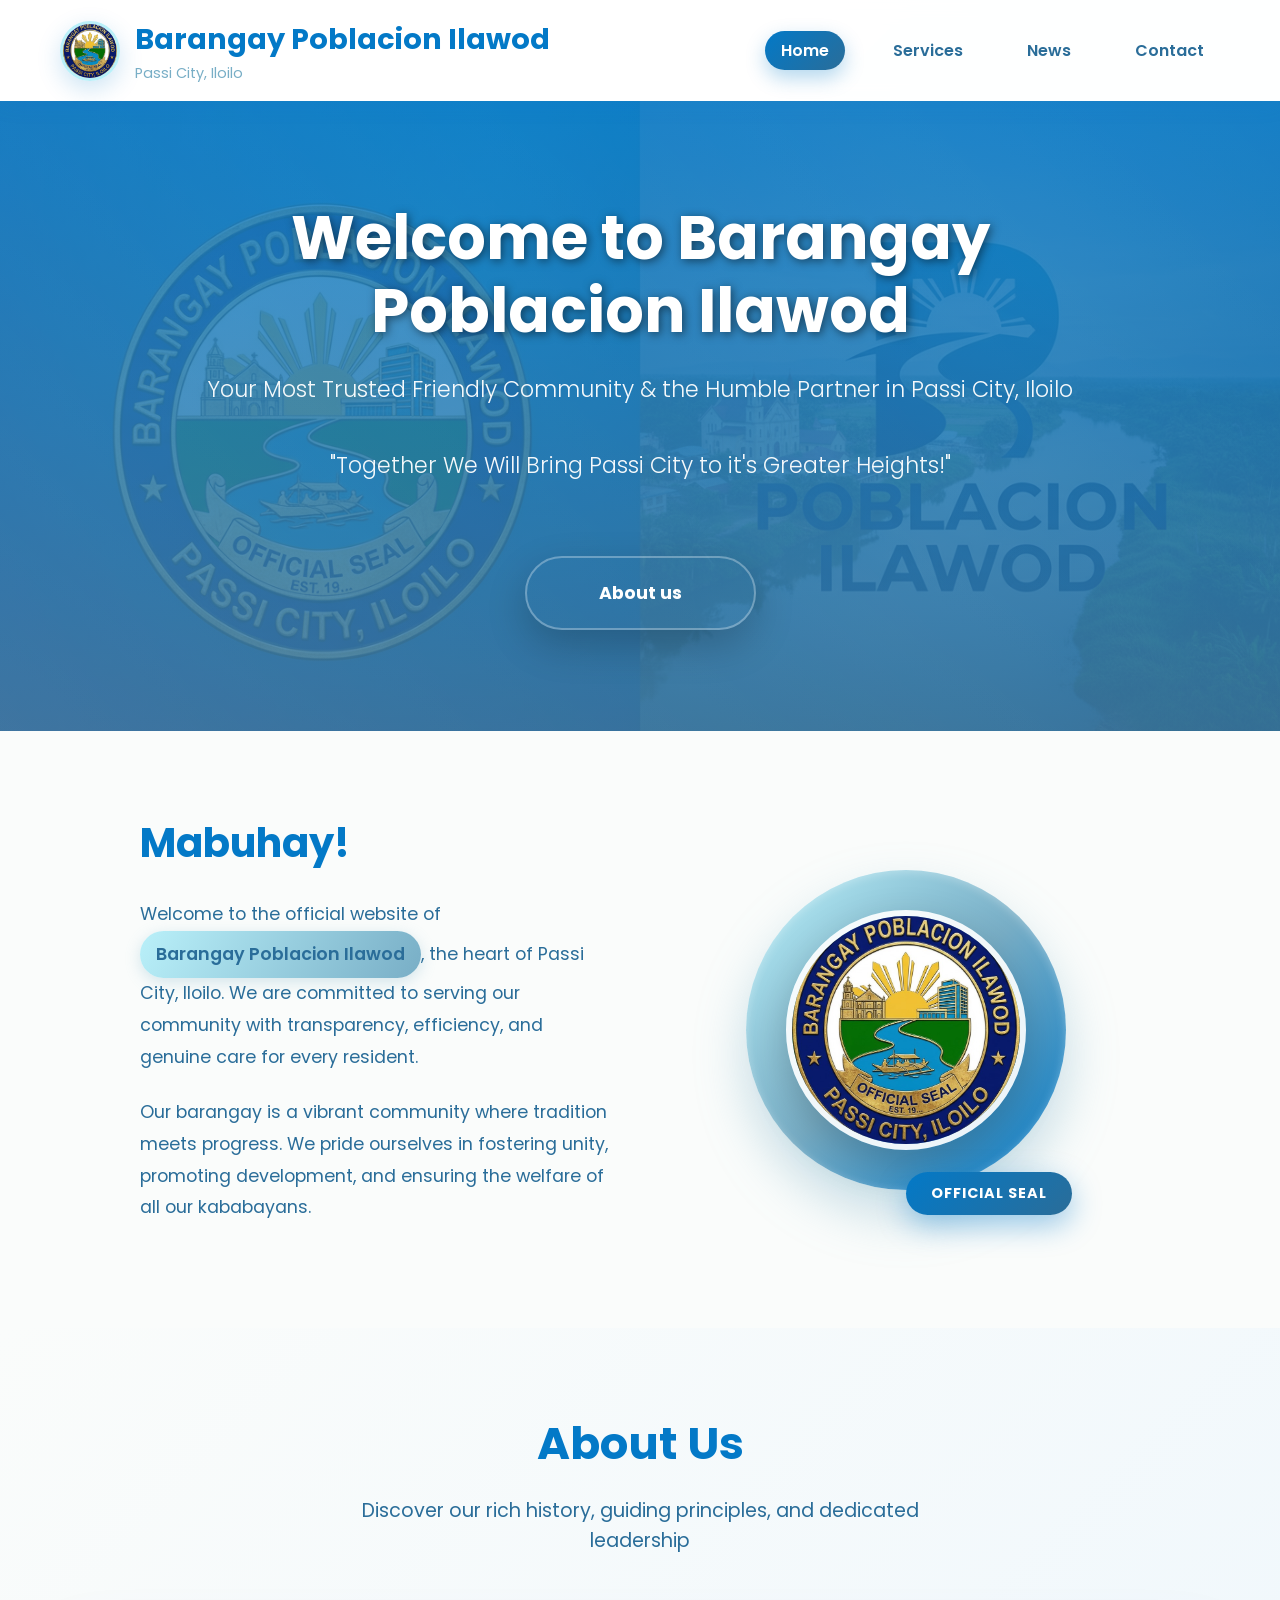
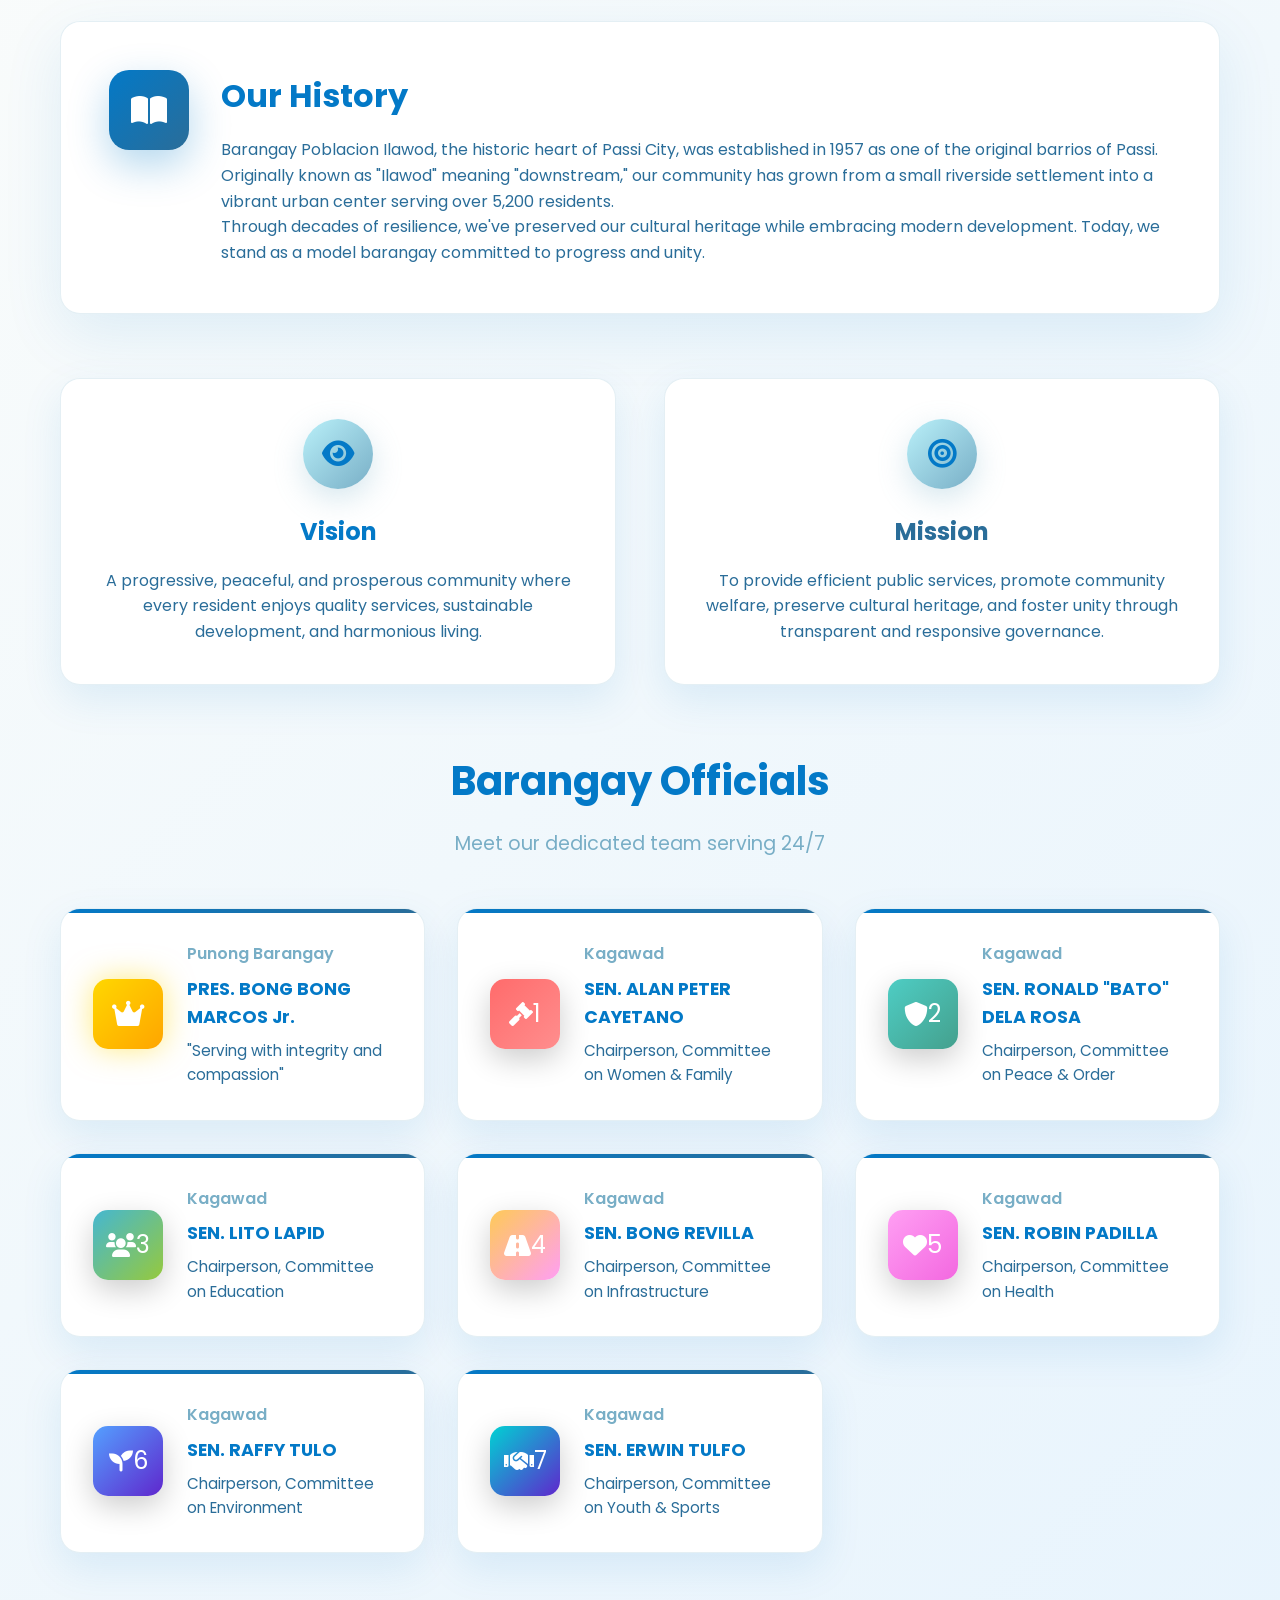
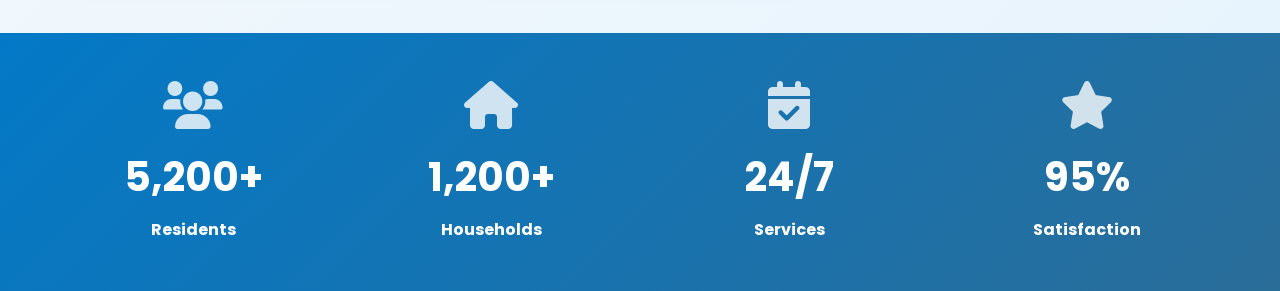
<file: Index.html>
<!DOCTYPE html>
<html lang="en">
<head>
    <meta charset="UTF-8">
    <meta name="viewport" content="width=device-width, initial-scale=1.0">
    <title>Barangay Poblacion Ilawod, Passi City Iloilo</title>
    <link href="https://fonts.googleapis.com/css2?family=Poppins:wght@300;400;600;700&display=swap" rel="stylesheet">
    <link rel="stylesheet" href="https://cdnjs.cloudflare.com/ajax/libs/font-awesome/6.0.0/css/all.min.css">
    <link rel="stylesheet" href="index.css">
</head>
<body>
    <!-- Loading Overlay -->
<div id="loading">
    <div class="spinner"></div>
</div>
    <!-- Header with Navigation -->
    <header>
        <div class="container">
            <div class="header-content">
                <div class="logo-section">
                    <!-- REPLACE THIS WITH YOUR ACTUAL LOGO -->
                    <img src="Logo1.jpg" alt="Barangay Logo" class="custom-logo">
                    <div class="logo-text">
                        <h1>Barangay Poblacion Ilawod</h1>
                        <p>Passi City, Iloilo</p>
                    </div>
                </div>
                
                <nav>
                    <ul class="nav-menu" id="navMenu">
                    <li><a href="Index.html">Home</a></li>
                        <li><a href="Services.html">Services</a></li>
                        <li><a href="News.html">News</a></li>
                        <li><a href="Contact.html">Contact</a></li>
                    </ul>
                    <div class="hamburger" id="hamburger">
                        <span></span>
                        <span></span>
                        <span></span>
                    </div>
                </nav>
            </div>
        </div>
    </header>

    <!-- Hero Banner with Background Image -->
    <section class="hero">
        <div class="container">
         <div class="hero-content fade-in-up">
    <h2>Welcome to Barangay Poblacion Ilawod</h2>
    <p>Your Most Trusted Friendly Community & the Humble Partner in Passi City, Iloilo</p>
    <p>"Together We Will Bring Passi City to it's Greater Heights!"</p>
    <a href="#about" class="cta-button secondary">About us</a>
</div>
        </div>
    </section>

    <!-- Welcome Section -->
    <section class="welcome">
        <div class="container">
            <div class="welcome-content">
                <div class="welcome-text fade-in-up">
                    <h3>Mabuhay!</h3>
                    <p>
                        Welcome to the official website of <span class="highlight">Barangay Poblacion Ilawod</span>, 
                        the heart of Passi City, Iloilo. We are committed to serving our community with 
                        transparency, efficiency, and genuine care for every resident.
                    </p>
                    <p>
                        Our barangay is a vibrant community where tradition meets progress. 
                        We pride ourselves in fostering unity, promoting development, and 
                        ensuring the welfare of all our kababayans.
                    </p>
                </div>
                <div class="seal-container">
                    <!-- PERFECTLY CENTERED CIRCULAR OFFICIAL SEAL -->
                    <div class="circular-seal fade-in-up">
                        <!-- REPLACE THIS WITH YOUR ACTUAL BARANGAY SEAL/LOGO -->
                        <img src="Logo1.jpg" alt="Barangay Seal" class="barangay-logo">
                    </div>
                    <div class="logo-label fade-in-up">Official Seal</div>
                </div>
            </div>
        </div>
    </section>
    <!-- About Us Section -->
<section id="about" class="about-section">
    <div class="container">
        <div class="section-header fade-in-up">
            <h2>About Us</h2>
            <p>Discover our rich history, guiding principles, and dedicated leadership</p>
        </div>

        <!-- History -->
        <div class="history-card fade-in-up">
            <div class="history-content">
                <div class="history-icon">
                    <i class="fas fa-book-open"></i>
                </div>
                <div>
                    <h3>Our History</h3>
                    <p>
                        Barangay Poblacion Ilawod, the historic heart of Passi City, was established in 
                        <span class="highlight">1957</span> as one of the original barrios of Passi. 
                        Originally known as "Ilawod" meaning "downstream," our community has grown from 
                        a small riverside settlement into a vibrant urban center serving over 5,200 residents.
                    </p>
                    <p>
                        Through decades of resilience, we've preserved our cultural heritage while embracing 
                        modern development. Today, we stand as a model barangay committed to progress and unity.
                    </p>
                </div>
            </div>
        </div>
       

        <!-- Vision & Mission -->
        <div class="vision-mission-grid fade-in-up">
            <div class="vision-card">
                <div class="vm-icon">
                    <i class="fas fa-eye"></i>
                </div>
                <h4>Vision</h4>
                <p>A progressive, peaceful, and prosperous community where every resident enjoys quality services, sustainable development, and harmonious living.</p>
            </div>
            <div class="mission-card">
                <div class="vm-icon">
                    <i class="fas fa-bullseye"></i>
                </div>
                <h4>Mission</h4>
                <p>To provide efficient public services, promote community welfare, preserve cultural heritage, and foster unity through transparent and responsive governance.</p>
            </div>
        </div>

        <!-- Barangay Officials -->
        <div class="officials-section fade-in-up">
            <h3>Barangay Officials</h3>
            <p class="officials-subtitle">Meet our dedicated team serving 24/7</p>
            
            <div class="officials-grid">
                <!-- Punong Barangay -->
                <div class="official-card punong-barangay">
                    <div class="official-logo">
                        <i class="fas fa-crown"></i>
                    </div>
                    <div class="official-info">
                        <h4>Punong Barangay</h4>
                        <h5>PRES. <strong>BONG BONG MARCOS Jr.</strong></h5>
                        <p>"Serving with integrity and compassion"</p>
                    </div>
                </div>

                <!-- Kagawad 1 -->
                <div class="official-card kagawad-1">
                    <div class="official-logo">
                        <i class="fas fa-gavel"></i>
                        <span>1</span>
                    </div>
                    <div class="official-info">
                        <h4>Kagawad</h4>
                        <h5>SEN. <strong>ALAN PETER CAYETANO</strong></h5>
                        <p>Chairperson, Committee on Women & Family</p>
                    </div>
                </div>

                <!-- Kagawad 2 -->
                <div class="official-card kagawad-2">
                    <div class="official-logo">
                        <i class="fas fa-shield-alt"></i>
                        <span>2</span>
                    </div>
                    <div class="official-info">
                        <h4>Kagawad</h4>
                        <h5>SEN. <strong>RONALD "BATO" DELA ROSA</strong></h5>
                        <p>Chairperson, Committee on Peace & Order</p>
                    </div>
                </div>

                <!-- Kagawad 3 -->
                <div class="official-card kagawad-3">
                    <div class="official-logo">
                        <i class="fas fa-users"></i>
                        <span>3</span>
                    </div>
                    <div class="official-info">
                        <h4>Kagawad</h4>
                        <h5>SEN. <strong>LITO LAPID</strong></h5>
                        <p>Chairperson, Committee on Education</p>
                    </div>
                </div>

                <!-- Kagawad 4 -->
                <div class="official-card kagawad-4">
                    <div class="official-logo">
                        <i class="fas fa-road"></i>
                        <span>4</span>
                    </div>
                    <div class="official-info">
                        <h4>Kagawad</h4>
                        <h5>SEN. <strong>BONG REVILLA</strong></h5>
                        <p>Chairperson, Committee on Infrastructure</p>
                    </div>
                </div>

                <!-- Kagawad 5 -->
                <div class="official-card kagawad-5">
                    <div class="official-logo">
                        <i class="fas fa-heart"></i>
                        <span>5</span>
                    </div>
                    <div class="official-info">
                        <h4>Kagawad</h4>
                        <h5>SEN. <strong>ROBIN PADILLA</strong></h5>
                        <p>Chairperson, Committee on Health</p>
                    </div>
                </div>

                <!-- Kagawad 6 -->
                <div class="official-card kagawad-6">
                    <div class="official-logo">
                        <i class="fas fa-seedling"></i>
                        <span>6</span>
                    </div>
                    <div class="official-info">
                        <h4>Kagawad</h4>
                        <h5>SEN. <strong>RAFFY TULO</strong></h5>
                        <p>Chairperson, Committee on Environment</p>
                    </div>
                </div>

                <!-- Kagawad 7 -->
                <div class="official-card kagawad-7">
                    <div class="official-logo">
                        <i class="fas fa-handshake"></i>
                        <span>7</span>
                    </div>
                    <div class="official-info">
                        <h4>Kagawad</h4>
                        <h5>SEN. <strong>ERWIN TULFO</strong></h5>
                        <p>Chairperson, Committee on Youth & Sports</p>
                    </div>
                </div>
    </div>
</section>

    <!-- Stats Section -->
    <section class="stats">
        <div class="container">
            <div class="stats-grid">
                <div class="stat-item">
                    <i class="fas fa-users"></i>
                    <span class="stat-number">5,200+</span>
                    <strong>Residents</strong>
                </div>
                <div class="stat-item">
                    <i class="fas fa-home"></i>
                    <span class="stat-number">1,200+</span>
                    <strong>Households</strong>
                </div>
                <div class="stat-item">
                    <i class="fas fa-calendar-check"></i>
                    <span class="stat-number">24/7</span>
                    <strong>Services</strong>
                </div>
                <div class="stat-item">
                    <i class="fas fa-star"></i>
                    <span class="stat-number">95%</span>
                    <strong>Satisfaction</strong>
                </div>
            </div>
        </div>
    </section>

    <script>
        // Mobile Menu Toggle
        const hamburger = document.getElementById('hamburger');
        const navMenu = document.getElementById('navMenu');

        hamburger.addEventListener('click', () => {
            navMenu.classList.toggle('active');
            hamburger.classList.toggle('active');
        });

        // Close mobile menu when clicking on a link
        document.querySelectorAll('.nav-menu a').forEach(link => {
            link.addEventListener('click', () => {
                navMenu.classList.remove('active');
                hamburger.classList.remove('active');
            });
        });
    const links = document.querySelectorAll('.nav-menu a');
    const currentPage = window.location.pathname.split("/").pop().toLowerCase();

    links.forEach(link => {
        if(link.getAttribute("href").toLowerCase() === currentPage){
            link.classList.add("active");
        }
    });

    window.addEventListener('load', () => {
        const loader = document.getElementById('loading');
        loader.style.opacity = '0';
        loader.style.transition = 'opacity 0.5s ease';
        setTimeout(() => loader.style.display = 'none', 500);
    });


    </script>
</body>
</html>
</file>
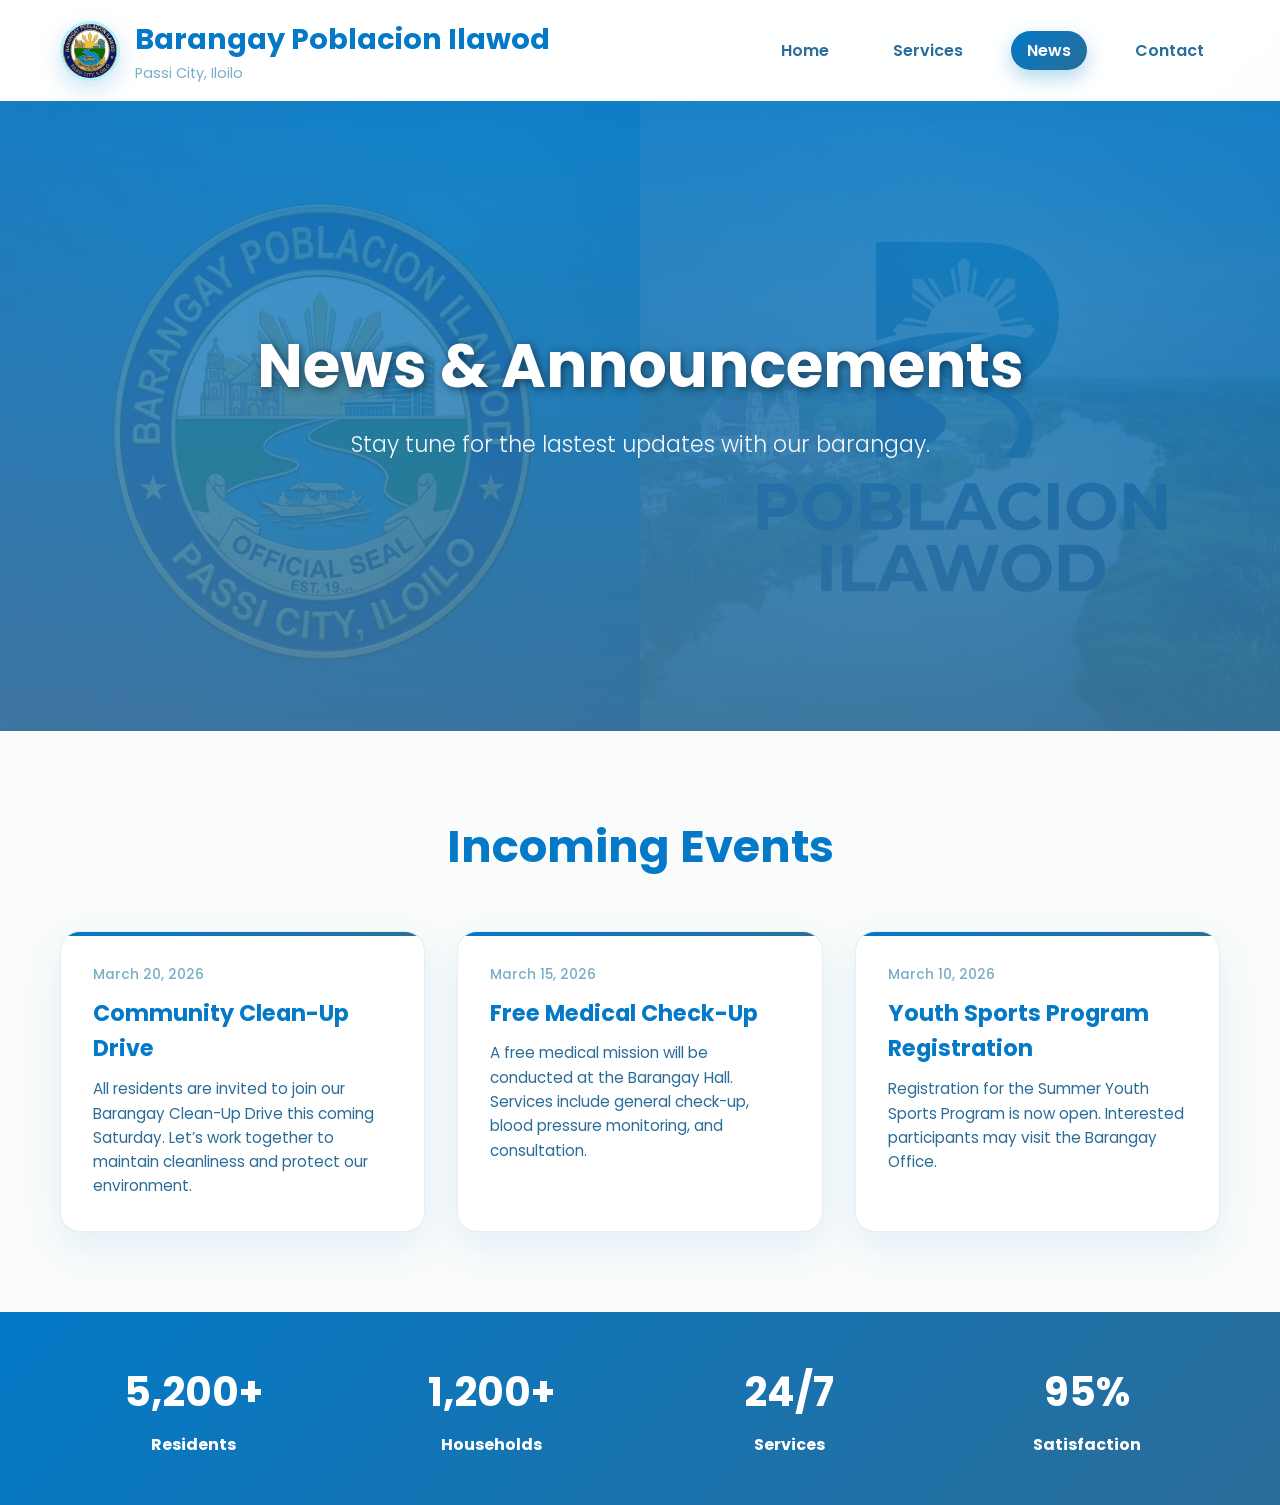
<file: News.html>
<!DOCTYPE html>
<html lang="en">
<head>
    <meta charset="UTF-8">
    <meta name="viewport" content="width=device-width, initial-scale=1.0">
    <title>News & Announcements</title>

    <!-- Same styles -->
    <link href="https://fonts.googleapis.com/css2?family=Poppins:wght@300;400;600;700&display=swap" rel="stylesheet">
    <link rel="stylesheet" href="index.css">
</head>
<body>
    <!-- Loading Overlay -->
<div id="loading">
    <div class="spinner"></div>
</div>

<!-- HEADER -->
<header>
    <div class="container">
        <div class="header-content">
            <div class="logo-section">
                <img src="Logo1.jpg" class="custom-logo">
                <div class="logo-text">
                    <h1>Barangay Poblacion Ilawod</h1>
                    <p>Passi City, Iloilo</p>
                </div>
            </div>

            <nav>
                <ul class="nav-menu">
                    <li><a href="Index.html">Home</a></li>
                    <li><a href="Services.html">Services</a></li>
                    <li><a href="News.html">News</a></li>
                     <li><a href="Contact.html">Contact</a></li>
                </ul>
            </nav>
        </div>
    </div>
</header>

   <!-- Hero -->
    <section class="hero">
        <div class="container">
            <div class="hero-content fade-in-up">
                <h2>News & Announcements</h2>
                <p>Stay tune for the lastest updates with our barangay.</p>
            </div>
        </div>
    </section>
<!-- NEWS SECTION -->
<section class="news-section">
    <div class="container">

        <div class="news-title">
            <h2>Incoming Events</h2>
        </div>

        <div class="news-grid">

            <!-- Announcement 1 -->
            <div class="news-card">
                <div class="news-date">March 20, 2026</div>
                <h3>Community Clean-Up Drive</h3>
                <p>
                    All residents are invited to join our Barangay Clean-Up Drive this coming Saturday.
                    Let’s work together to maintain cleanliness and protect our environment.
                </p>
            </div>

            <!-- Announcement 2 -->
            <div class="news-card">
                <div class="news-date">March 15, 2026</div>
                <h3>Free Medical Check-Up</h3>
                <p>
                    A free medical mission will be conducted at the Barangay Hall.
                    Services include general check-up, blood pressure monitoring, and consultation.
                </p>
            </div>

            <!-- Announcement 3 -->
            <div class="news-card">
                <div class="news-date">March 10, 2026</div>
                <h3>Youth Sports Program Registration</h3>
                <p>
                    Registration for the Summer Youth Sports Program is now open.
                    Interested participants may visit the Barangay Office.
                </p>
            </div>

        </div>

    </div>
</section>
  <!-- Stats Section -->
    <section class="stats">
        <div class="container">
            <div class="stats-grid">
                <div class="stat-item">
                    <i class="fas fa-users"></i>
                    <span class="stat-number">5,200+</span>
                    <strong>Residents</strong>
                </div>
                <div class="stat-item">
                    <i class="fas fa-home"></i>
                    <span class="stat-number">1,200+</span>
                    <strong>Households</strong>
                </div>
                <div class="stat-item">
                    <i class="fas fa-calendar-check"></i>
                    <span class="stat-number">24/7</span>
                    <strong>Services</strong>
                </div>
                <div class="stat-item">
                    <i class="fas fa-star"></i>
                    <span class="stat-number">95%</span>
                    <strong>Satisfaction</strong>
                </div>
            </div>
        </div>
    </section>

</body>
</html>
<script>
    const links = document.querySelectorAll('.nav-menu a');
    const currentPage = window.location.pathname.split("/").pop().toLowerCase();

    links.forEach(link => {
        if(link.getAttribute("href").toLowerCase() === currentPage){
            link.classList.add("active");
        }
    });
      window.addEventListener('load', () => {
        const loader = document.getElementById('loading');
        loader.style.opacity = '0';
        loader.style.transition = 'opacity 0.5s ease';
        setTimeout(() => loader.style.display = 'none', 500);
    });
</script>
</file>
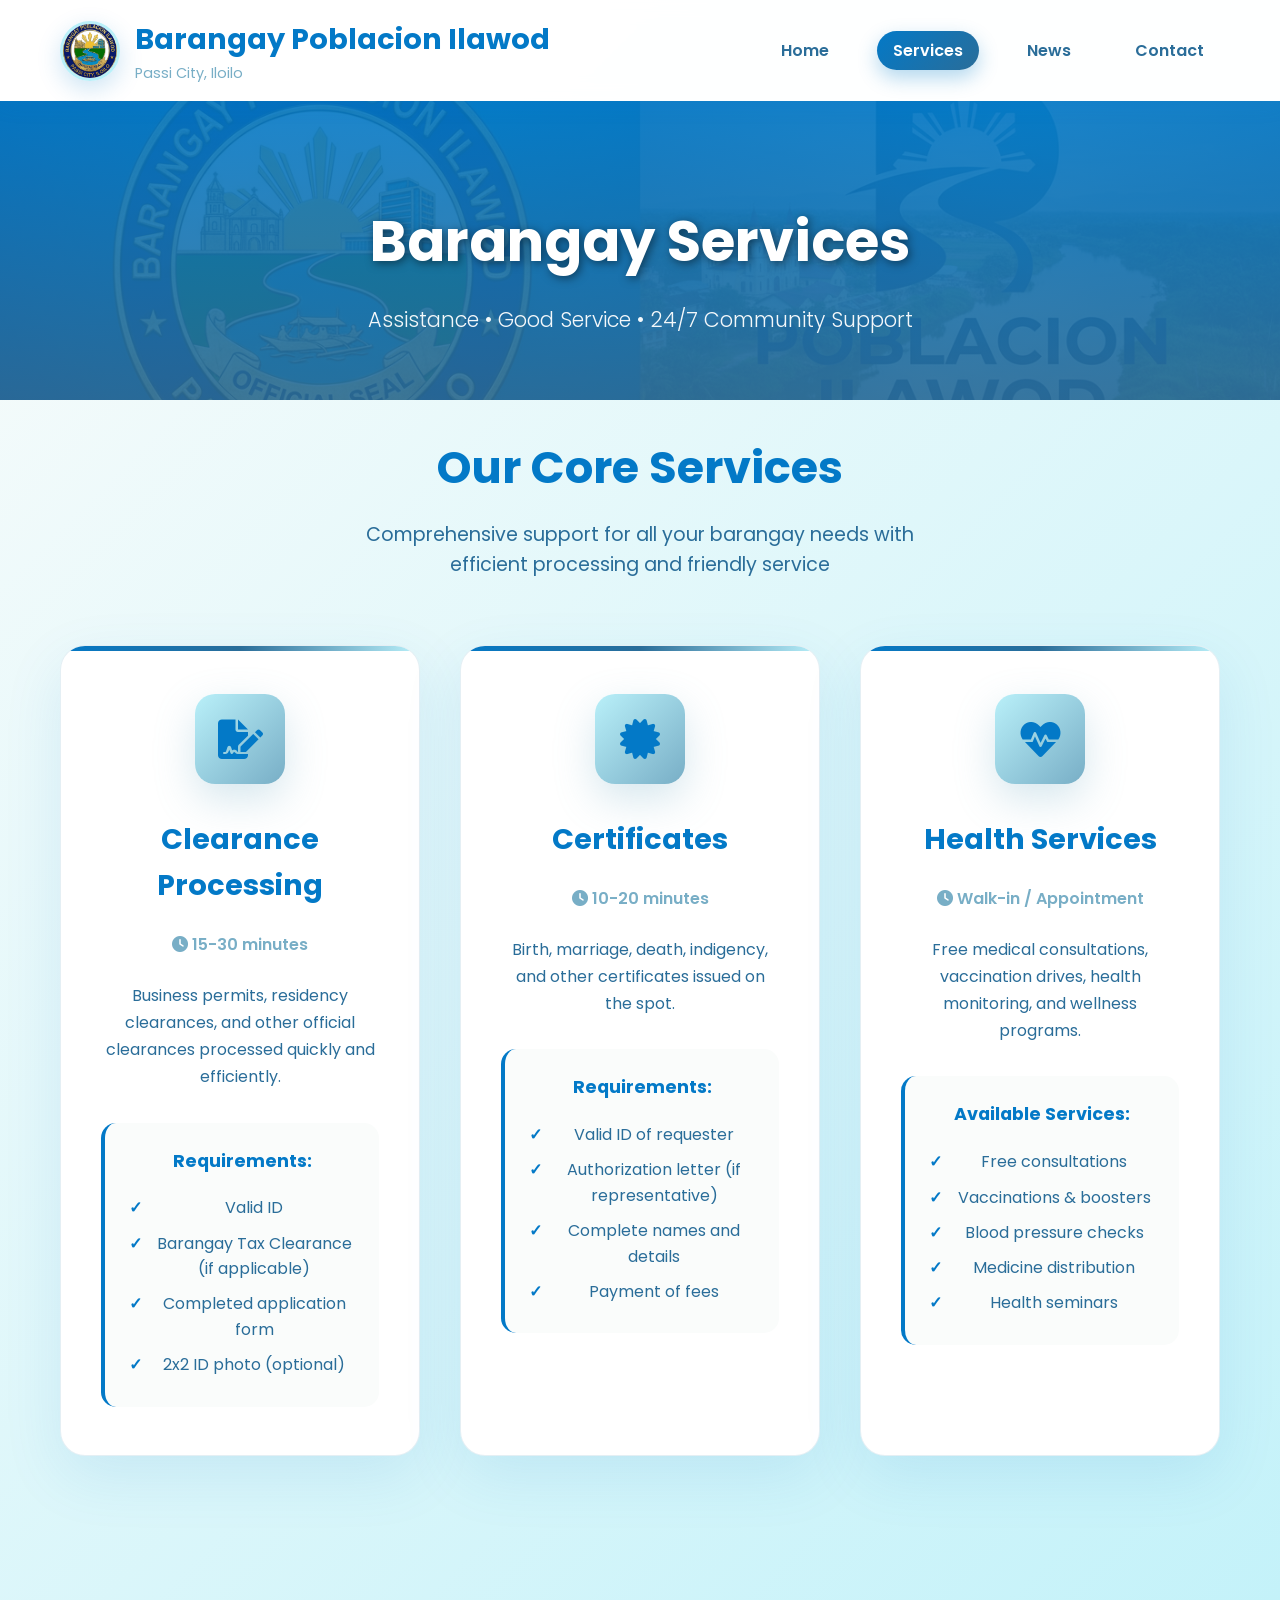
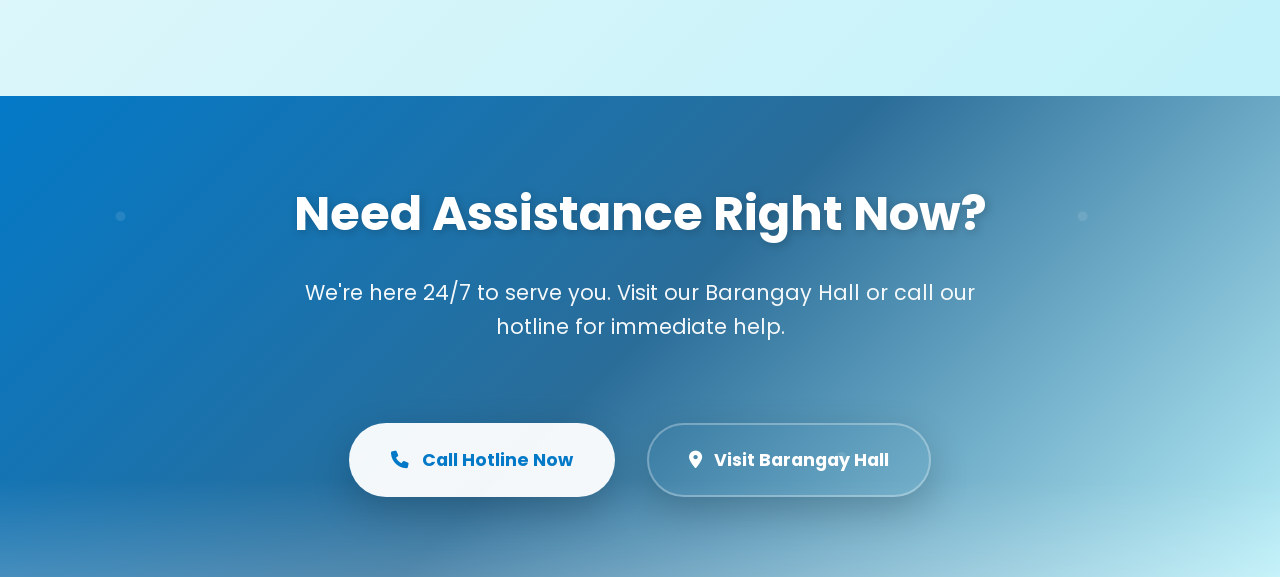
<file: Services.html>
<!DOCTYPE html>
<html lang="en">
<head>
    <meta charset="UTF-8">
    <meta name="viewport" content="width=device-width, initial-scale=1.0">
    <title>Services - Barangay Poblacion Ilawod, Passi City Iloilo</title>
    <link href="https://fonts.googleapis.com/css2?family=Poppins:wght@300;400;600;700&display=swap" rel="stylesheet">
    <link rel="stylesheet" href="https://cdnjs.cloudflare.com/ajax/libs/font-awesome/6.0.0/css/all.min.css">
  <link rel="stylesheet" href="Services.css">
</head>
<body>
    <!-- Loading Overlay -->
<div id="loading">
    <div class="spinner"></div>
</div>
    <!-- Header -->
    <header>
        <div class="container">
            <div class="header-content">
                <div class="logo-section">
                    <img src="Logo1.jpg" alt="Barangay Logo" class="custom-logo">
                    <div class="logo-text">
                        <h1>Barangay Poblacion Ilawod</h1>
                        <p>Passi City, Iloilo</p>
                    </div>
                </div>
                
                <nav>
                    <ul class="nav-menu" id="navMenu">
                        <li><a href="Index.html">Home</a></li>
                        <li><a href="#services" data-filename="services.html" class="active">Services</a></li>
                        <li><a href="News.html">News</a></li>
                        <li><a href="Contact.html">Contact</a></li>
                    </ul>
                    <div class="hamburger" id="hamburger">
                        <span></span>
                        <span></span>
                        <span></span>
                    </div>
                </nav>
            </div>
        </div>
    </header>

    <!-- Hero -->
    <section class="hero">
        <div class="container">
            <div class="hero-content fade-in-up">
                <h2>Barangay Services</h2>
                <p>Assistance • Good Service • 24/7 Community Support</p>
            </div>
        </div>
    </section>



    <!-- Services Section -->
    <section class="services-section">
        <div class="container">
            <div class="section-header fade-in-up">
                <h2>Our Core Services</h2>
                <p>Comprehensive support for all your barangay needs with efficient processing and friendly service</p>
            </div>

            <div class="services-grid">
                <!-- Clearance Processing -->
                <div class="service-card fade-in-up">
                    <div class="service-icon">
                        <i class="fas fa-file-signature"></i>
                    </div>
                    <h3>Clearance Processing</h3>
                    <div class="service-time">
                        <i class="fas fa-clock"></i> 15-30 minutes
                    </div>
                    <p>Business permits, residency clearances, and other official clearances processed quickly and efficiently.</p>
                    <div class="service-requirements">
                        <h4>Requirements:</h4>
                        <ul class="requirements-list">
                            <li>Valid ID</li>
                            <li>Barangay Tax Clearance (if applicable)</li>
                            <li>Completed application form</li>
                                                      <li>2x2 ID photo (optional)</li>
                        </ul>
                    </div>
                </div>

                <!-- Certificates -->
                <div class="service-card fade-in-up">
                    <div class="service-icon">
                        <i class="fas fa-certificate"></i>
                    </div>
                    <h3>Certificates</h3>
                    <div class="service-time">
                        <i class="fas fa-clock"></i> 10-20 minutes
                    </div>
                    <p>Birth, marriage, death, indigency, and other certificates issued on the spot.</p>
                    <div class="service-requirements">
                        <h4>Requirements:</h4>
                        <ul class="requirements-list">
                            <li>Valid ID of requester</li>
                            <li>Authorization letter (if representative)</li>
                            <li>Complete names and details</li>
                            <li>Payment of fees</li>
                        </ul>
                    </div>
                </div>

                <!-- Health Services -->
                <div class="service-card fade-in-up">
                    <div class="service-icon">
                        <i class="fas fa-heartbeat"></i>
                    </div>
                    <h3>Health Services</h3>
                    <div class="service-time">
                        <i class="fas fa-clock"></i> Walk-in / Appointment
                    </div>
                    <p>Free medical consultations, vaccination drives, health monitoring, and wellness programs.</p>
                    <div class="service-requirements">
                        <h4>Available Services:</h4>
                        <ul class="requirements-list">
                            <li>Free consultations</li>
                            <li>Vaccinations & boosters</li>
                            <li>Blood pressure checks</li>
                            <li>Medicine distribution</li>
                            <li>Health seminars</li>
                        </ul>
                    </div>
                </div>
            </div>
        </div>
    </section>
<!-- Replace the CTA section with this FULL-WIDTH version -->
<section class="cta-section-full">
    <div class="container">
        <div class="cta-content fade-in-up">
            <div class="cta-text">
                <h2>Need Assistance Right Now?</h2>
                <p>We're here 24/7 to serve you. Visit our Barangay Hall or call our hotline for immediate help.</p>
            </div>
            <div class="cta-buttons">
                <a href="tel:+63335550123" class="cta-button primary">
                    <i class="fas fa-phone"></i> Call Hotline Now
                </a>
                <a href="Contact.html" class="cta-button secondary">
                    <i class="fas fa-map-marker-alt"></i> Visit Barangay Hall
                </a>
            </div>
        </div>
    </div>
</section>
    <script>
        // Mobile Menu Toggle
        const hamburger = document.getElementById('hamburger');
        const navMenu = document.getElementById('navMenu');

        hamburger.addEventListener('click', () => {
            navMenu.classList.toggle('active');
            hamburger.classList.toggle('active');
        });

        // Close mobile menu when clicking on a link
        document.querySelectorAll('.nav-menu a').forEach(link => {
            link.addEventListener('click', () => {
                navMenu.classList.remove('active');
                hamburger.classList.remove('active');
            });
        });

        // Smooth scrolling
        document.querySelectorAll('a[href^="#"]').forEach(anchor => {
            anchor.addEventListener('click', function (e) {
                e.preventDefault();
                const target = document.querySelector(this.getAttribute('href'));
                if (target) {
                    target.scrollIntoView({
                        behavior: 'smooth',
                        block: 'start'
                    });
                }
            });
        });

        // Staggered animations
        const observerOptions = {
            threshold: 0.1,
            rootMargin: '0px 0px -50px 0px'
        };

        const observer = new IntersectionObserver((entries) => {
            entries.forEach((entry, index) => {
                if (entry.isIntersecting) {
                    setTimeout(() => {
                        entry.target.style.animationDelay = `${index * 0.1}s`;
                        entry.target.style.opacity = '1';
                        entry.target.style.transform = 'translateY(0)';
                    }, 100);
                }
            });
        }, observerOptions);

        // Observe all fade-in-up elements
        document.querySelectorAll('.fade-in-up').forEach((el, index) => {
            el.style.transition = 'all 0.8s ease';
            observer.observe(el);
        });

        // Active nav highlighting - PRESERVE filename active
        window.addEventListener('scroll', () => {
            const sections = document.querySelectorAll('section[id]');
            const navLinks = document.querySelectorAll('.nav-menu a');

            let current = '';
            sections.forEach(section => {
                const sectionTop = section.offsetTop;
                if (scrollY >= (sectionTop - 200)) {
                    current = section.getAttribute('id');
                }
            });

            navLinks.forEach(link => {
                // Skip filename-matched links during scroll highlighting
                if (link.hasAttribute('data-filename')) {
                    return;
                }
                // Remove active only for section links
                if (link.getAttribute('href').startsWith('#')) {
                    link.classList.remove('active');
                }
                if (link.getAttribute('href') === `#${current}` || 
                    link.textContent.trim().toLowerCase() === current) {
                    link.classList.add('active');
                }
            });
        });
       
    const links = document.querySelectorAll('.nav-menu a');
    const currentPage = window.location.pathname.split("/").pop().toLowerCase();

    links.forEach(link => {
        if(link.getAttribute("href").toLowerCase() === currentPage){
            link.classList.add("active");
        }
    });
      window.addEventListener('load', () => {
        const loader = document.getElementById('loading');
        loader.style.opacity = '0';
        loader.style.transition = 'opacity 0.5s ease';
        setTimeout(() => loader.style.display = 'none', 500);
    });

    </script>
</body>
</html>
</file>
<file: index.css>
* {
            margin: 0;
            padding: 0;
            box-sizing: border-box;
        }

        body {
            font-family: 'Poppins', sans-serif;
            line-height: 1.6;
            color: #2A6D99;
            background: linear-gradient(135deg, #FAFCFB 0%, #B9F0F9 100%);
            min-height: 100vh;
        }

        .container {
            max-width: 1200px;
            margin: 0 auto;
            padding: 0 20px;
        }

        /* Header */
        header {
            background: rgba(255, 255, 255, 0.95);
            backdrop-filter: blur(10px);
            color: #2A6D99;
            padding: 1rem 0;
            box-shadow: 0 4px 20px rgba(3, 121, 199, 0.1);
            position: sticky;
            top: 0;
            z-index: 1000;
        }

        .header-content {
            display: flex;
            justify-content: space-between;
            align-items: center;
            flex-wrap: wrap;
        }

        .logo-section {
            display: flex;
            align-items: center;
            gap: 15px;
        }

        .custom-logo {
            width: 60px;
            height: 60px;
            object-fit: cover;
            border-radius: 50%;
            box-shadow: 0 8px 25px rgba(3, 121, 199, 0.2);
            border: 3px solid #B9F0F9;
        }

        .logo-text h1 {
            font-size: 1.8rem;
            font-weight: 700;
            color: #0379C7;
            margin: 0;
        }

        .logo-text p {
            font-size: 0.9rem;
            color: #78AEC6;
            margin: 0;
        }

        .nav-menu {
            display: flex;
            list-style: none;
            gap: 2rem;
        }

        .nav-menu a {
            color: #2A6D99;
            text-decoration: none;
            font-weight: 600;
            padding: 0.5rem 1rem;
            border-radius: 25px;
            transition: all 0.3s ease;
            position: relative;
        }

        .nav-menu a:hover {
            background: linear-gradient(135deg, #0379C7, #2A6D99);
            color: white;
            transform: translateY(-2px);
            box-shadow: 0 8px 20px rgba(3, 121, 199, 0.3);
        }
        /* ACTIVE NAV BUTTON */
.nav-menu a.active {
    background: linear-gradient(135deg, #0379C7, #2A6D99);
    color: white;
    box-shadow: 0 8px 20px rgba(3, 121, 199, 0.3);
}

/* OPTIONAL: smooth transition */
.nav-menu a {
    transition: all 0.3s ease;
}
.nav-menu a:active {
    transform: scale(0.95);
}

        .hamburger {
            display: none;
            flex-direction: column;
            cursor: pointer;
            gap: 4px;
        }

        .hamburger span {
            width: 25px;
            height: 3px;
            background: #0379C7;
            border-radius: 3px;
            transition: 0.3s;
        }

        /* Hero Section with Background Image */
        .hero {
            background: linear-gradient(rgba(3, 121, 199, 0.85), rgba(42, 109, 153, 0.85)),
                        url('background1.jpg') center/cover;
            color: white;
            padding: 6rem 0;
            text-align: center;
            position: relative;
            min-height: 70vh;
            display: flex;
            align-items: center;
        }

        .hero::before {
            content: '';
            position: absolute;
            top: 0;
            left: 0;
            right: 0;
            bottom: 0;
            background: linear-gradient(45deg, rgba(255,255,255,0.1), transparent);
        }

        .hero-content {
            position: relative;
            z-index: 2;
            max-width: 900px;
            margin: 0 auto;
        }

        .hero h2 {
            font-size: 3.8rem;
            font-weight: 700;
            margin-bottom: 1.5rem;
            text-shadow: 2px 2px 10px rgba(0,0,0,0.5);
            line-height: 1.2;
        }

        .hero p {
            font-size: 1.4rem;
            margin-bottom: 2.5rem;
            opacity: 0.95;
            font-weight: 300;
        }
            /* Hero Button */
  /* Call to Action */
        .cta-section {
            background: linear-gradient(135deg, #0379C7 0%, #2A6D99 100%);
            color: white;
            padding: 4rem 0;
            text-align: center;
            border-radius: 25px;
            margin: 5rem 0;
        }

        .cta-section h2 {
            font-size: 2.5rem;
            margin-bottom: 1rem;
        }

        .cta-button {
            display: inline-block;
            background: linear-gradient(135deg, #B9F0F9, #78AEC6);
            color: #0379C7;
            padding: 1.2rem 3rem;
            border-radius: 50px;
            text-decoration: none;
            font-weight: 700;
            font-size: 1.1rem;
            margin-top: 2rem;
            box-shadow: 0 15px 40px rgba(120, 174, 198, 0.4);
            transition: all 0.3s ease;
        }

        .cta-button:hover {
            transform: translateY(-3px);
            box-shadow: 0 25px 50px rgba(120, 174, 198, 0.6);
            color: #0379C7;
        }
/* Full-width CTA Section - Add this to your existing CSS */
.cta-section-full {
    background: linear-gradient(135deg, #0379C7 0%, #2A6D99 50%, #B9F0F9 100%);
    color: white;
    padding: 5rem 0;
    text-align: center;
    position: relative;
    overflow: hidden;
    margin-top: 5rem;
}

.cta-section-full::before {
    content: '';
    position: absolute;
    top: 0;
    left: 0;
    right: 0;
    bottom: 0;
    background: url('data:image/svg+xml,<svg xmlns="http://www.w3.org/2000/svg" viewBox="0 0 100 100"><defs><pattern id="grain" width="100" height="100" patternUnits="userSpaceOnUse"><circle cx="25" cy="25" r="1" fill="rgba(255,255,255,0.1)"/><circle cx="75" cy="75" r="1" fill="rgba(255,255,255,0.1)"/></pattern></defs><rect width="100" height="100" fill="url(%23grain)"/></svg>');
    pointer-events: none;
}

.cta-section-full::after {
    content: '';
    position: absolute;
    bottom: 0;
    left: 0;
    right: 0;
    height: 100px;
    background: linear-gradient(transparent, rgba(255,255,255,0.2));
    z-index: 2;
}

.cta-content {
    position: relative;
    z-index: 2;
    max-width: 1000px;
    margin: 0 auto;
}

.cta-text h2 {
    font-size: 3rem;
    margin-bottom: 1.5rem;
    font-weight: 700;
    text-shadow: 2px 2px 10px rgba(0,0,0,0.2);
}

.cta-text p {
    font-size: 1.3rem;
    margin-bottom: 3rem;
    opacity: 0.95;
    max-width: 700px;
    margin-left: auto;
    margin-right: auto;
}

.cta-buttons {
    display: flex;
    gap: 2rem;
    justify-content: center;
    flex-wrap: wrap;
}

.cta-button {
    display: inline-flex;
    align-items: center;
    gap: 0.8rem;
    padding: 1.3rem 4.5rem;
    border-radius: 50px;
    text-decoration: none;
    font-weight: 700;
    font-size: 1.1rem;
    transition: all 0.3s ease;
    box-shadow: 0 15px 40px rgba(0,0,0,0.2);
    border: 2px solid transparent;
}

.cta-button.primary {
    background: rgba(255, 255, 255, 0.95);
    color: #0379C7;
}

.cta-button.primary:hover {
    background: white;
    transform: translateY(-5px) scale(1.05);
    box-shadow: 0 25px 50px rgba(0,0,0,0.3);
    color: #0379C7;
}

.cta-button.secondary {
    background: transparent;
    color: white;
    border-color: rgba(255, 255, 255, 0.3);
}

.cta-button.secondary:hover {
    background: rgba(255, 255, 255, 0.15);
    transform: translateY(-5px) scale(1.05);
    box-shadow: 0 25px 50px rgba(255,255,255,0.2);
    border-color: rgba(255, 255, 255, 0.5);
}

        /* Welcome Section */
        .welcome {
            padding: 5rem 0;
            background: #FAFCFB;
        }

        .welcome-content {
            display: grid;
            grid-template-columns: 1fr 1fr;
            gap: 4rem;
            align-items: center;
            max-width: 1000px;
            margin: 0 auto;
        }

        .welcome-text h3 {
            font-size: 2.5rem;
            color: #0379C7;
            margin-bottom: 1.5rem;
            font-weight: 700;
        }

        .welcome-text p {
            font-size: 1.1rem;
            color: #2A6D99;
            line-height: 1.8;
            margin-bottom: 1.5rem;
        }

        .welcome-text .highlight {
            background: linear-gradient(120deg, #B9F0F9, #78AEC6);
            padding: 0.5rem 1rem;
            border-radius: 50px;
            display: inline-block;
            font-weight: 600;
            box-shadow: 0 4px 15px rgba(120, 174, 198, 0.3);
        }

        /* Circular Seal Container - PERFECTLY CENTERED */
        .seal-container {
            display: flex;
            flex-direction: column;
            align-items: center;
            justify-content: center;
            text-align: center;
            position: relative;
            width: 100%;
        }

        .circular-seal {
            position: relative;
            display: flex;
            align-items: center;
            justify-content: center;
            width: 320px;
            height: 320px;
            margin: 0 auto;
            border-radius: 50%;
            background: linear-gradient(135deg, #B9F0F9 0%, #78AEC6 50%, #0379C7 100%);
            box-shadow: 
                0 25px 50px rgba(120, 174, 198, 0.4),
                inset 0 2px 10px rgba(255, 255, 255, 0.3),
                0 0 0 8px #FAFCFB;
            transition: all 0.4s ease;
        }

        .circular-seal:hover {
            transform: scale(1.05) rotate(2deg);
            box-shadow: 
                0 35px 70px rgba(3, 121, 199, 0.5),
                inset 0 2px 10px rgba(255, 255, 255, 0.4),
                0 0 0 12px #FAFCFB;
        }

        .barangay-logo {
            width: 240px;
            height: 240px;
            object-fit: cover;
            border-radius: 50%;
            border: 6px solid rgba(255, 255, 255, 0.9);
            box-shadow: 0 15px 40px rgba(0, 0, 0, 0.2);
            position: relative;
            z-index: 2;
        }

        .logo-label {
            position: absolute;
            bottom: -25px;
            left: 50%;
            transform: translateX(-50%);
            background: linear-gradient(135deg, #0379C7, #2A6D99);
            color: white;
            font-size: 1.1rem;
            font-weight: 700;
            padding: 10px 25px;
            border-radius: 30px;
            box-shadow: 0 10px 30px rgba(3, 121, 199, 0.4);
            white-space: nowrap;
            letter-spacing: 1px;
            text-transform: uppercase;
            font-size: 0.9rem;
        }

        /* Stats */
        .stats {
            background: linear-gradient(135deg, #0379C7 0%, #2A6D99 100%);
            color: white;
            padding: 3rem 0;
        }

        .stats-grid {
            display: grid;
            grid-template-columns: repeat(auto-fit, minmax(200px, 1fr));
            gap: 2rem;
            text-align: center;
        }

        .stat-item i {
            font-size: 3rem;
            margin-bottom: 1rem;
            opacity: 0.8;
        }

        .stat-number {
            font-size: 2.5rem;
            font-weight: 700;
            display: block;
            margin-bottom: 0.5rem;
        }
        /* About Us Section */
.about-section {
    padding: 5rem 0;
    background: linear-gradient(135deg, #FAFCFB 0%, #E8F4FD 100%);
}

.section-header {
    text-align: center;
    margin-bottom: 4rem;
}

.section-header h2 {
    font-size: 2.8rem;
    color: #0379C7;
    margin-bottom: 1rem;
    font-weight: 700;
}

.section-header p {
    font-size: 1.2rem;
    color: #2A6D99;
    max-width: 600px;
    margin: 0 auto;
}

/* History Card */
.history-card {
    background: white;
    border-radius: 20px;
    padding: 3rem;
    margin-bottom: 4rem;
    box-shadow: 0 20px 60px rgba(3, 121, 199, 0.1);
    border: 1px solid rgba(120, 174, 198, 0.2);
}

.history-content {
    display: flex;
    align-items: flex-start;
    gap: 2rem;
}

.history-icon {
    width: 80px;
    height: 80px;
    background: linear-gradient(135deg, #0379C7, #2A6D99);
    border-radius: 20px;
    display: flex;
    align-items: center;
    justify-content: center;
    flex-shrink: 0;
    box-shadow: 0 15px 40px rgba(3, 121, 199, 0.3);
}

.history-icon i {
    font-size: 2rem;
    color: white;
}

.history-content h3 {
    font-size: 2rem;
    color: #0379C7;
    margin-bottom: 1rem;
}

/* Vision Mission */
.vision-mission-grid {
    display: grid;
    grid-template-columns: 1fr 1fr;
    gap: 3rem;
    margin-bottom: 4rem;
}

.vision-card, .mission-card {
    background: white;
    padding: 2.5rem;
    border-radius: 20px;
    text-align: center;
    box-shadow: 0 15px 40px rgba(3, 121, 199, 0.1);
    transition: all 0.3s ease;
    border: 1px solid rgba(120, 174, 198, 0.2);
}

.vision-card:hover, .mission-card:hover {
    transform: translateY(-10px);
    box-shadow: 0 25px 60px rgba(3, 121, 199, 0.2);
}

.vm-icon {
    width: 70px;
    height: 70px;
    margin: 0 auto 1.5rem;
    background: linear-gradient(135deg, #B9F0F9, #78AEC6);
    border-radius: 50%;
    display: flex;
    align-items: center;
    justify-content: center;
    font-size: 1.8rem;
    color: #0379C7;
    box-shadow: 0 10px 30px rgba(120, 174, 198, 0.3);
}

.vision-card h4 {
    color: #0379C7;
    font-size: 1.5rem;
    margin-bottom: 1rem;
    font-weight: 700;
}

.mission-card h4 {
    color: #2A6D99;
    font-size: 1.5rem;
    margin-bottom: 1rem;
    font-weight: 700;
}

/* Officials Section */
.officials-section h3 {
    text-align: center;
    font-size: 2.5rem;
    color: #0379C7;
    margin-bottom: 1rem;
}

.officials-subtitle {
    text-align: center;
    font-size: 1.2rem;
    color: #78AEC6;
    margin-bottom: 3rem;
}

.officials-grid {
    display: grid;
    grid-template-columns: repeat(auto-fit, minmax(300px, 1fr));
    gap: 2rem;
}

.official-card {
    background: white;
    border-radius: 20px;
    padding: 2rem;
    display: flex;
    align-items: center;
    gap: 1.5rem;
    box-shadow: 0 15px 40px rgba(3, 121, 199, 0.1);
    border: 1px solid rgba(120, 174, 198, 0.2);
    transition: all 0.3s ease;
    position: relative;
    overflow: hidden;
}

.official-card::before {
    content: '';
    position: absolute;
    top: 0;
    left: 0;
    right: 0;
    height: 4px;
    background: linear-gradient(90deg, #0379C7, #2A6D99);
}

.official-card:hover {
    transform: translateY(-5px);
    box-shadow: 0 25px 60px rgba(3, 121, 199, 0.2);
}

.official-logo {
    width: 70px;
    height: 70px;
    border-radius: 15px;
    display: flex;
    align-items: center;
    justify-content: center;
    font-size: 1.5rem;
    color: white;
    position: relative;
    flex-shrink: 0;
    box-shadow: 0 10px 30px rgba(0,0,0,0.2);
}

/* Unique Styles for Each Official */
.punong-barangay .official-logo {
    background: linear-gradient(135deg, #FFD700, #FFA500);
    font-size: 1.8rem;
    box-shadow: 0 0 30px rgba(255, 215, 0, 0.5);
}

.kagawad-1 .official-logo {
    background: linear-gradient(135deg, #FF6B6B, #FF8E8E);
}

.kagawad-2 .official-logo {
    background: linear-gradient(135deg, #4ECDC4, #44A08D);
}

.kagawad-3 .official-logo {
    background: linear-gradient(135deg, #45B7D1, #96C93D);
}

.kagawad-4 .official-logo {
    background: linear-gradient(135deg, #FECA57, #FF9FF3);
}

.kagawad-5 .official-logo {
    background: linear-gradient(135deg, #FF9FF3, #F368E0);
}

.kagawad-6 .official-logo {
    background: linear-gradient(135deg, #54A0FF, #5F27CD);
}

.kagawad-7 .official-logo {
    background: linear-gradient(135deg, #00D2D3, #5F27CD);
}
.official-info h4 {
    color: #78AEC6;
    margin: 0 0 0.5rem 0;
    font-size: 1rem;
    font-weight: 600;
}

.official-info h5 {
    color: #0379C7;
    margin: 0 0 0.5rem 0;
    font-size: 1.1rem;
}

.official-info p {
    color: #2A6D99;
    margin: 0;
    font-size: 0.95rem;
}

/* Responsive */
@media (max-width: 768px) {
    .history-content {
        flex-direction: column;
        text-align: center;
    }
    
    .history-icon {
        margin: 0 auto;
    }
    
    .vision-mission-grid {
        grid-template-columns: 1fr;
        gap: 2rem;
    }
    
    .officials-grid {
        grid-template-columns: 1fr;
    }
    
    .official-card {
        flex-direction: column;
        text-align: center;
    }
}

        /* Responsive */
        @media (max-width: 768px) {
            .nav-menu {
                display: none;
                position: absolute;
                top: 100%;
                left: 0;
                right: 0;
                background: rgba(255, 255, 255, 0.98);
                backdrop-filter: blur(20px);
                flex-direction: column;
                padding: 1rem;
                box-shadow: 0 10px 30px rgba(0,0,0,0.1);
            }

            .nav-menu.active {
                display: flex;
            }

            .hamburger {
                display: flex;
            }

            .header-content {
                flex-direction: row;
                justify-content: space-between;
            }

            .logo-text h1 {
                font-size: 1.4rem;
            }

            .hero h2 {
                font-size: 2.5rem;
            }

            .hero p {
                font-size: 1.1rem;
            }


            .welcome-content {
                grid-template-columns: 1fr;
                text-align: center;
                gap: 2rem;
            }

            .welcome-text h3 {
                font-size: 2rem;
            }

            .circular-seal {
                width: 260px;
                height: 260px;
            }

            .barangay-logo {
                width: 190px;
                height: 190px;
            }

            .logo-label {
                bottom: -20px;
                font-size: 0.85rem;
                padding: 8px 20px;
            }
        }

        /* Animations */
        @keyframes fadeInUp {
            from {
                opacity: 0;
                transform: translateY(30px);
            }
            to {
                opacity: 1;
                transform: translateY(0);
            }
        }

        @keyframes float {
            0%, 100% { transform: translateY(0px); }
            50% { transform: translateY(-10px); }
        }

        .fade-in-up {
            animation: fadeInUp 0.8s ease forwards;
        }

        .hero-content,
        .welcome-text,
        .circular-seal,
        .logo-label {
            opacity: 0;
            animation-fill-mode: forwards;
        }

        .hero-content { animation-delay: 0.2s; }
        .welcome-text { animation-delay: 0.4s; }
        .circular-seal { 
            animation: fadeInUp 0.8s ease 0.6s forwards, float 3s ease-in-out 1s infinite;
        }
        .logo-label { animation-delay: 0.8s; }

        /* NEWS PAGE STYLES */

/* Section */
.news-section {
    padding: 5rem 0;
    background: #FAFCFB;
}

/* Title */
.news-title {
    text-align: center;
    margin-bottom: 3rem;
}

.news-title h2 {
    font-size: 2.8rem;
    color: #0379C7;
    font-weight: 700;
}

.news-title p {
    color: #78AEC6;
}

/* Grid Layout */
.news-grid {
    display: grid;
    grid-template-columns: repeat(auto-fit, minmax(320px, 1fr));
    gap: 2rem;
}

/* Card Design */
.news-card {
    background: white;
    padding: 2rem;
    border-radius: 20px;
    box-shadow: 0 15px 40px rgba(3, 121, 199, 0.1);
    transition: all 0.3s ease;
    border: 1px solid rgba(120, 174, 198, 0.2);
    position: relative;
    overflow: hidden;
}

/* Top Accent Line */
.news-card::before {
    content: '';
    position: absolute;
    top: 0;
    left: 0;
    right: 0;
    height: 4px;
    background: linear-gradient(90deg, #0379C7, #2A6D99);
}

/* Hover Effect */
.news-card:hover {
    transform: translateY(-10px);
    box-shadow: 0 25px 60px rgba(3, 121, 199, 0.2);
}

/* Date */
.news-date {
    font-size: 0.85rem;
    color: #78AEC6;
    margin-bottom: 10px;
    font-weight: 500;
}

/* Title */
.news-card h3 {
    color: #0379C7;
    font-size: 1.4rem;
    margin-bottom: 10px;
}

/* Content */
.news-card p {
    color: #2A6D99;
    font-size: 0.95rem;
    line-height: 1.6;
}

/* Optional Button */
.news-btn {
    display: inline-block;
    margin-top: 1rem;
    padding: 8px 15px;
    background: linear-gradient(135deg, #0379C7, #2A6D99);
    color: white;
    border-radius: 20px;
    text-decoration: none;
    font-size: 0.85rem;
    transition: 0.3s;
}

.news-btn:hover {
    transform: translateY(-2px);
    box-shadow: 0 8px 20px rgba(3, 121, 199, 0.3);
}
/* CONTACT SECTION */
.contact-section {
    padding: 5rem 0;
    background: linear-gradient(135deg, #FAFCFB 0%, #E8F4FD 100%);
}

.contact-grid {
    display: grid;
    grid-template-columns: 1fr 1fr;
    gap: 3rem;
}

/* FORM */
.contact-form {
    background: white;
    padding: 2.5rem;
    border-radius: 20px;
    box-shadow: 0 15px 40px rgba(3, 121, 199, 0.1);
}

.contact-form h3 {
    margin-bottom: 1.5rem;
    color: #0379C7;
}

.form-group {
    margin-bottom: 1.2rem;
}

.form-group label {
    display: block;
    font-weight: 600;
    margin-bottom: 5px;
    color: #2A6D99;
}

.form-group input,
.form-group textarea {
    width: 100%;
    padding: 10px;
    border-radius: 10px;
    border: 1px solid #ccc;
    font-family: 'Poppins', sans-serif;
}

.form-group input:focus,
.form-group textarea:focus {
    border-color: #0379C7;
    outline: none;
    box-shadow: 0 0 5px rgba(3, 121, 199, 0.3);
}

.contact-btn {
    width: 100%;
    padding: 12px;
    background: linear-gradient(135deg, #0379C7, #2A6D99);
    color: white;
    border: none;
    border-radius: 25px;
    font-weight: 600;
    cursor: pointer;
    transition: 0.3s;
}

.contact-btn:hover {
    transform: translateY(-2px);
    box-shadow: 0 10px 20px rgba(3, 121, 199, 0.3);
}

/* INFO */
.contact-info {
    background: white;
    padding: 2.5rem;
    border-radius: 20px;
    box-shadow: 0 15px 40px rgba(3, 121, 199, 0.1);
}

.contact-info h3 {
    margin-bottom: 1.5rem;
    color: #0379C7;
}

.info-box {
    display: flex;
    align-items: center;
    gap: 10px;
    margin-bottom: 1rem;
    color: #2A6D99;
}

.info-box i {
    color: #0379C7;
    font-size: 1.2rem;
}

/* MAP */
.map-container {
    margin-top: 1.5rem;
}

.map-container iframe {
    width: 100%;
    height: 250px;
    border-radius: 15px;
}
/* Loading Overlay */
#loading {
    position: fixed;
    width: 100%;
    height: 100%;
    background: white;
    display: flex;
    justify-content: center;
    align-items: center;
    z-index: 9999;
}

/* Blue Spinner */
.spinner {
    border: 8px solid #f3f3f3; /* Light grey */
    border-top: 8px solid #0379C7; /* Blue */
    border-radius: 50%;
    width: 60px;
    height: 60px;
    animation: spin 1s linear infinite;
}

/* Spin Animation */
@keyframes spin {
    0% { transform: rotate(0deg); }
    100% { transform: rotate(360deg); }
}

/* RESPONSIVE */
@media (max-width: 768px) {
    .contact-grid {
        grid-template-columns: 1fr;
    }
}

/* Responsive */
@media (max-width: 768px) {
    .news-title h2 {
        font-size: 2rem;
    }
}
</file>
<file: Services.css>
* {
            margin: 0;
            padding: 0;
            box-sizing: border-box;
        }

        body {
            font-family: 'Poppins', sans-serif;
            line-height: 1.6;
            color: #2A6D99;
            background: linear-gradient(135deg, #FAFCFB 0%, #B9F0F9 100%);
            min-height: 100vh;
        }

        .container {
            max-width: 1200px;
            margin: 0 auto;
            padding: 0 20px;
        }

        /* Header - SAME AS MAIN PAGE */
        header {
            background: rgba(255, 255, 255, 0.95);
            backdrop-filter: blur(10px);
            color: #2A6D99;
            padding: 1rem 0;
            box-shadow: 0 4px 20px rgba(3, 121, 199, 0.1);
            position: sticky;
            top: 0;
            z-index: 1000;
        }

        .header-content {
            display: flex;
            justify-content: space-between;
            align-items: center;
            flex-wrap: wrap;
        }

        .logo-section {
            display: flex;
            align-items: center;
            gap: 15px;
        }

        .custom-logo {
            width: 60px;
            height: 60px;
            object-fit: cover;
            border-radius: 50%;
            box-shadow: 0 8px 25px rgba(3, 121, 199, 0.2);
            border: 3px solid #B9F0F9;
        }

        .logo-text h1 {
            font-size: 1.8rem;
            font-weight: 700;
            color: #0379C7;
            margin: 0;
        }

        .logo-text p {
            font-size: 0.9rem;
            color: #78AEC6;
            margin: 0;
        }

        .nav-menu {
            display: flex;
            list-style: none;
            gap: 2rem;
        }

        .nav-menu a {
            color: #2A6D99;
            text-decoration: none;
            font-weight: 600;
            padding: 0.5rem 1rem;
            border-radius: 25px;
            transition: all 0.3s ease;
            position: relative;
        }

        .nav-menu a:hover,
        .nav-menu a.active {
            background: linear-gradient(135deg, #0379C7, #2A6D99);
            color: white;
            transform: translateY(-2px);
            box-shadow: 0 8px 20px rgba(3, 121, 199, 0.3);
        }

        .hamburger {
            display: none;
            flex-direction: column;
            cursor: pointer;
            gap: 4px;
        }

        .hamburger span {
            width: 25px;
            height: 3px;
            background: #0379C7;
            border-radius: 3px;
            transition: 0.3s;
        }

        /* Hero Section */
        .hero {
            background: linear-gradient(rgba(3, 121, 199, 0.9), rgba(42, 109, 153, 0.9)),
                        url('background1.jpg') center/cover;
            color: white;
            padding: 6rem 0 4rem;
            text-align: center;
            position: relative;
        }

        .hero-content {
            max-width: 800px;
            margin: 0 auto;
        }

        .hero h2 {
            font-size: 3.5rem;
            font-weight: 700;
            margin-bottom: 1rem;
            text-shadow: 2px 2px 10px rgba(0,0,0,0.5);
        }

        .hero p {
            font-size: 1.3rem;
            opacity: 0.95;
            font-weight: 300;
        }

        /* Breadcrumbs */
        .breadcrumbs {
            background: rgba(255, 255, 255, 0.95);
            backdrop-filter: blur(10px);
            padding: 1rem 0;
            margin-bottom: 3rem;
        }

        .breadcrumb-nav {
            display: flex;
            align-items: center;
            gap: 0.5rem;
            font-size: 0.9rem;
            color: #78AEC6;
        }

        .breadcrumb-nav a {
            color: #0379C7;
            text-decoration: none;
        }

        .breadcrumb-nav a:hover {
            text-decoration: underline;
        }

        /* Services Section */
        .services-section {
            padding: 2rem 0 5rem;
        }

        .section-header {
            text-align: center;
            margin-bottom: 4rem;
        }

        .section-header h2 {
            font-size: 2.8rem;
            color: #0379C7;
            margin-bottom: 1rem;
            font-weight: 700;
        }

        .section-header p {
            font-size: 1.2rem;
            color: #2A6D99;
            max-width: 600px;
            margin: 0 auto;
        }

        /* Services Grid */
        .services-grid {
            display: grid;
            grid-template-columns: repeat(auto-fit, minmax(350px, 1fr));
            gap: 2.5rem;
            margin-bottom: 5rem;
        }

        .service-card {
            background: white;
            border-radius: 25px;
            padding: 3rem 2.5rem;
            box-shadow: 0 20px 60px rgba(3, 121, 199, 0.1);
            border: 1px solid rgba(120, 174, 198, 0.2);
            transition: all 0.4s ease;
            position: relative;
            overflow: hidden;
            text-align: center;
        }

        .service-card::before {
            content: '';
            position: absolute;
            top: 0;
            left: 0;
            right: 0;
            height: 5px;
            background: linear-gradient(90deg, #0379C7, #2A6D99, #B9F0F9);
        }

        .service-card:hover {
            transform: translateY(-15px);
            box-shadow: 0 35px 80px rgba(3, 121, 199, 0.25);
        }

        .service-icon {
            width: 90px;
            height: 90px;
            margin: 0 auto 2rem;
            background: linear-gradient(135deg, #B9F0F9, #78AEC6);
            border-radius: 20px;
            display: flex;
            align-items: center;
            justify-content: center;
            font-size: 2.5rem;
            color: #0379C7;
            box-shadow: 0 15px 40px rgba(120, 174, 198, 0.3);
            transition: all 0.3s ease;
        }

        .service-card:hover .service-icon {
            transform: scale(1.1) rotate(5deg);
            background: linear-gradient(135deg, #0379C7, #2A6D99);
            color: white;
        }

        .service-card h3 {
            font-size: 1.8rem;
            color: #0379C7;
            margin-bottom: 1.5rem;
            font-weight: 700;
        }

        .service-card .service-time {
            color: #78AEC6;
            font-size: 1rem;
            margin-bottom: 1.5rem;
            font-weight: 600;
        }

        .service-card p {
            color: #2A6D99;
            margin-bottom: 2rem;
            line-height: 1.7;
        }

        .service-requirements {
            background: #FAFCFB;
            border-radius: 15px;
            padding: 1.5rem;
            margin-top: 1.5rem;
            border-left: 4px solid #0379C7;
        }

        .service-requirements h4 {
            color: #0379C7;
            margin-bottom: 1rem;
            font-size: 1.1rem;
        }

        .requirements-list {
            list-style: none;
            padding: 0;
        }

        .requirements-list li {
            padding: 0.3rem 0;
            color: #2A6D99;
            position: relative;
            padding-left: 1.5rem;
        }

        .requirements-list li::before {
            content: '✓';
            position: absolute;
            left: 0;
            color: #0379C7;
            font-weight: bold;
        }

        /* Emergency Hotlines - Special Design */
        .emergency-section {
            background: linear-gradient(135deg, #FF6B6B 0%, #FF8E8E 100%);
            color: white;
            padding: 4rem 0;
            margin: 5rem 0;
            border-radius: 25px;
            position: relative;
            overflow: hidden;
        }

        .emergency-section::before {
            content: '';
            position: absolute;
            top: 0;
            left: 0;
            right: 0;
            bottom: 0;
            background: url('data:image/svg+xml,<svg xmlns="http://www.w3.org/2000/svg" viewBox="0 0 100 100"><defs><pattern id="grain" width="100" height="100" patternUnits="userSpaceOnUse"><circle cx="25" cy="25" r="1" fill="white" opacity="0.1"/><circle cx="75" cy="75" r="1" fill="white" opacity="0.1"/><circle cx="50" cy="10" r="0.5" fill="white" opacity="0.05"/></pattern></defs><rect width="100" height="100" fill="url(%23grain)"/></svg>');
            pointer-events: none;
        }

        .emergency-content {
            position: relative;
            z-index: 2;
            text-align: center;
        }

        .emergency-content h2 {
            font-size: 2.8rem;
            margin-bottom: 1rem;
            text-shadow: 2px 2px 10px rgba(0,0,0,0.3);
        }

        .emergency-content p {
            font-size: 1.3rem;
            margin-bottom: 3rem;
            opacity: 0.95;
        }

        .hotlines-grid {
            display: grid;
            grid-template-columns: repeat(auto-fit, minmax(280px, 1fr));
            gap: 2rem;
            max-width: 900px;
            margin: 0 auto;
        }

        .hotline-card {
            background: rgba(255, 255, 255, 0.15);
            backdrop-filter: blur(10px);
            border-radius: 20px;
            padding: 2.5rem 2rem;
            border: 1px solid rgba(255, 255, 255, 0.3);
            transition: all 0.3s ease;
        }

        .hotline-card:hover {
            transform: translateY(-5px);
            background: rgba(255, 255, 255, 0.25);
            box-shadow: 0 20px 40px rgba(0,0,0,0.2);
        }

        .hotline-icon {
            width: 70px;
            height: 70px;
            background: rgba(255, 255, 255, 0.2);
            border-radius: 50%;
            display: flex;
            align-items: center;
            justify-content: center;
            margin: 0 auto 1.5rem;
            font-size: 1.8rem;
            backdrop-filter: blur(10px);
        }

        .hotline-number {
            font-size: 2.2rem;
            font-weight: 700;
            color: white;
            margin-bottom: 0.5rem;
            letter-spacing: 1px;
        }

        .hotline-label {
            font-size: 1.1rem;
            opacity: 0.9;
            font-weight: 600;
        }

        /* Call to Action */
        .cta-section {
            background: linear-gradient(135deg, #0379C7 0%, #2A6D99 100%);
            color: white;
            padding: 4rem 0;
            text-align: center;
            border-radius: 25px;
            margin: 5rem 0;
        }

        .cta-section h2 {
            font-size: 2.5rem;
            margin-bottom: 1rem;
        }

        .cta-button {
            display: inline-block;
            background: linear-gradient(135deg, #B9F0F9, #78AEC6);
            color: #0379C7;
            padding: 1.2rem 3rem;
            border-radius: 50px;
            text-decoration: none;
            font-weight: 700;
            font-size: 1.1rem;
            margin-top: 2rem;
            box-shadow: 0 15px 40px rgba(120, 174, 198, 0.4);
            transition: all 0.3s ease;
        }

        .cta-button:hover {
            transform: translateY(-3px);
            box-shadow: 0 25px 50px rgba(120, 174, 198, 0.6);
            color: #0379C7;
        }
/* Full-width CTA Section - Add this to your existing CSS */
.cta-section-full {
    background: linear-gradient(135deg, #0379C7 0%, #2A6D99 50%, #B9F0F9 100%);
    color: white;
    padding: 5rem 0;
    text-align: center;
    position: relative;
    overflow: hidden;
    margin-top: 5rem;
}

.cta-section-full::before {
    content: '';
    position: absolute;
    top: 0;
    left: 0;
    right: 0;
    bottom: 0;
    background: url('data:image/svg+xml,<svg xmlns="http://www.w3.org/2000/svg" viewBox="0 0 100 100"><defs><pattern id="grain" width="100" height="100" patternUnits="userSpaceOnUse"><circle cx="25" cy="25" r="1" fill="rgba(255,255,255,0.1)"/><circle cx="75" cy="75" r="1" fill="rgba(255,255,255,0.1)"/></pattern></defs><rect width="100" height="100" fill="url(%23grain)"/></svg>');
    pointer-events: none;
}

.cta-section-full::after {
    content: '';
    position: absolute;
    bottom: 0;
    left: 0;
    right: 0;
    height: 100px;
    background: linear-gradient(transparent, rgba(255,255,255,0.2));
    z-index: 2;
}

.cta-content {
    position: relative;
    z-index: 2;
    max-width: 1000px;
    margin: 0 auto;
}

.cta-text h2 {
    font-size: 3rem;
    margin-bottom: 1.5rem;
    font-weight: 700;
    text-shadow: 2px 2px 10px rgba(0,0,0,0.2);
}

.cta-text p {
    font-size: 1.3rem;
    margin-bottom: 3rem;
    opacity: 0.95;
    max-width: 700px;
    margin-left: auto;
    margin-right: auto;
}

.cta-buttons {
    display: flex;
    gap: 2rem;
    justify-content: center;
    flex-wrap: wrap;
}

.cta-button {
    display: inline-flex;
    align-items: center;
    gap: 0.8rem;
    padding: 1.3rem 2.5rem;
    border-radius: 50px;
    text-decoration: none;
    font-weight: 700;
    font-size: 1.1rem;
    transition: all 0.3s ease;
    box-shadow: 0 15px 40px rgba(0,0,0,0.2);
    border: 2px solid transparent;
}

.cta-button.primary {
    background: rgba(255, 255, 255, 0.95);
    color: #0379C7;
}

.cta-button.primary:hover {
    background: white;
    transform: translateY(-5px) scale(1.05);
    box-shadow: 0 25px 50px rgba(0,0,0,0.3);
    color: #0379C7;
}

.cta-button.secondary {
    background: transparent;
    color: white;
    border-color: rgba(255, 255, 255, 0.3);
}

.cta-button.secondary:hover {
    background: rgba(255, 255, 255, 0.15);
    transform: translateY(-5px) scale(1.05);
    box-shadow: 0 25px 50px rgba(255,255,255,0.2);
    border-color: rgba(255, 255, 255, 0.5);
}
/* Loading Overlay */
#loading {
    position: fixed;
    width: 100%;
    height: 100%;
    background: white;
    display: flex;
    justify-content: center;
    align-items: center;
    z-index: 9999;
}

/* Blue Spinner */
.spinner {
    border: 8px solid #f3f3f3; /* Light grey */
    border-top: 8px solid #0379C7; /* Blue */
    border-radius: 50%;
    width: 60px;
    height: 60px;
    animation: spin 1s linear infinite;
}

/* Spin Animation */
@keyframes spin {
    0% { transform: rotate(0deg); }
    100% { transform: rotate(360deg); }
}

/* Mobile Responsiveness */
@media (max-width: 768px) {
    .cta-section-full {
        padding: 4rem 0;
        margin-top: 3rem;
    }
    
    .cta-text h2 {
        font-size: 2.2rem;
    }
    
    .cta-text p {
        font-size: 1.1rem;
    }
    
    .cta-buttons {
        flex-direction: column;
        align-items: center;
    }
    
    .cta-button {
        width: 100%;
        max-width: 300px;
        justify-content: center;
    }
}

/* Sticky footer effect */
@media (min-height: 700px) {
    .cta-section-full {
        min-height: 50vh;
        display: flex;
        align-items: center;
    }
}
        /* Responsive */
        @media (max-width: 768px) {
            .nav-menu {
                display: none;
                position: absolute;
                top: 100%;
                left: 0;
                right: 0;
                background: rgba(255, 255, 255, 0.98);
                backdrop-filter: blur(20px);
                flex-direction: column;
                padding: 1rem;
                box-shadow: 0 10px 30px rgba(0,0,0,0.1);
            }

            .nav-menu.active {
                display: flex;
            }

            .hamburger {
                display: flex;
            }

            .hero h2 {
                font-size: 2.5rem;
            }

            .services-grid {
                grid-template-columns: 1fr;
                gap: 2rem;
            }

            .hotlines-grid {
                grid-template-columns: 1fr;
            }

            .emergency-content h2 {
                font-size: 2.2rem;
            }
        }

        /* Animations */
        @keyframes fadeInUp {
            from {
                opacity: 0;
                transform: translateY(30px);
            }
            to {
                opacity: 1;
                transform: translateY(0);
            }
        }

        .fade-in-up {
            opacity: 0;
            animation: fadeInUp 0.8s ease forwards;
        }
</file>
